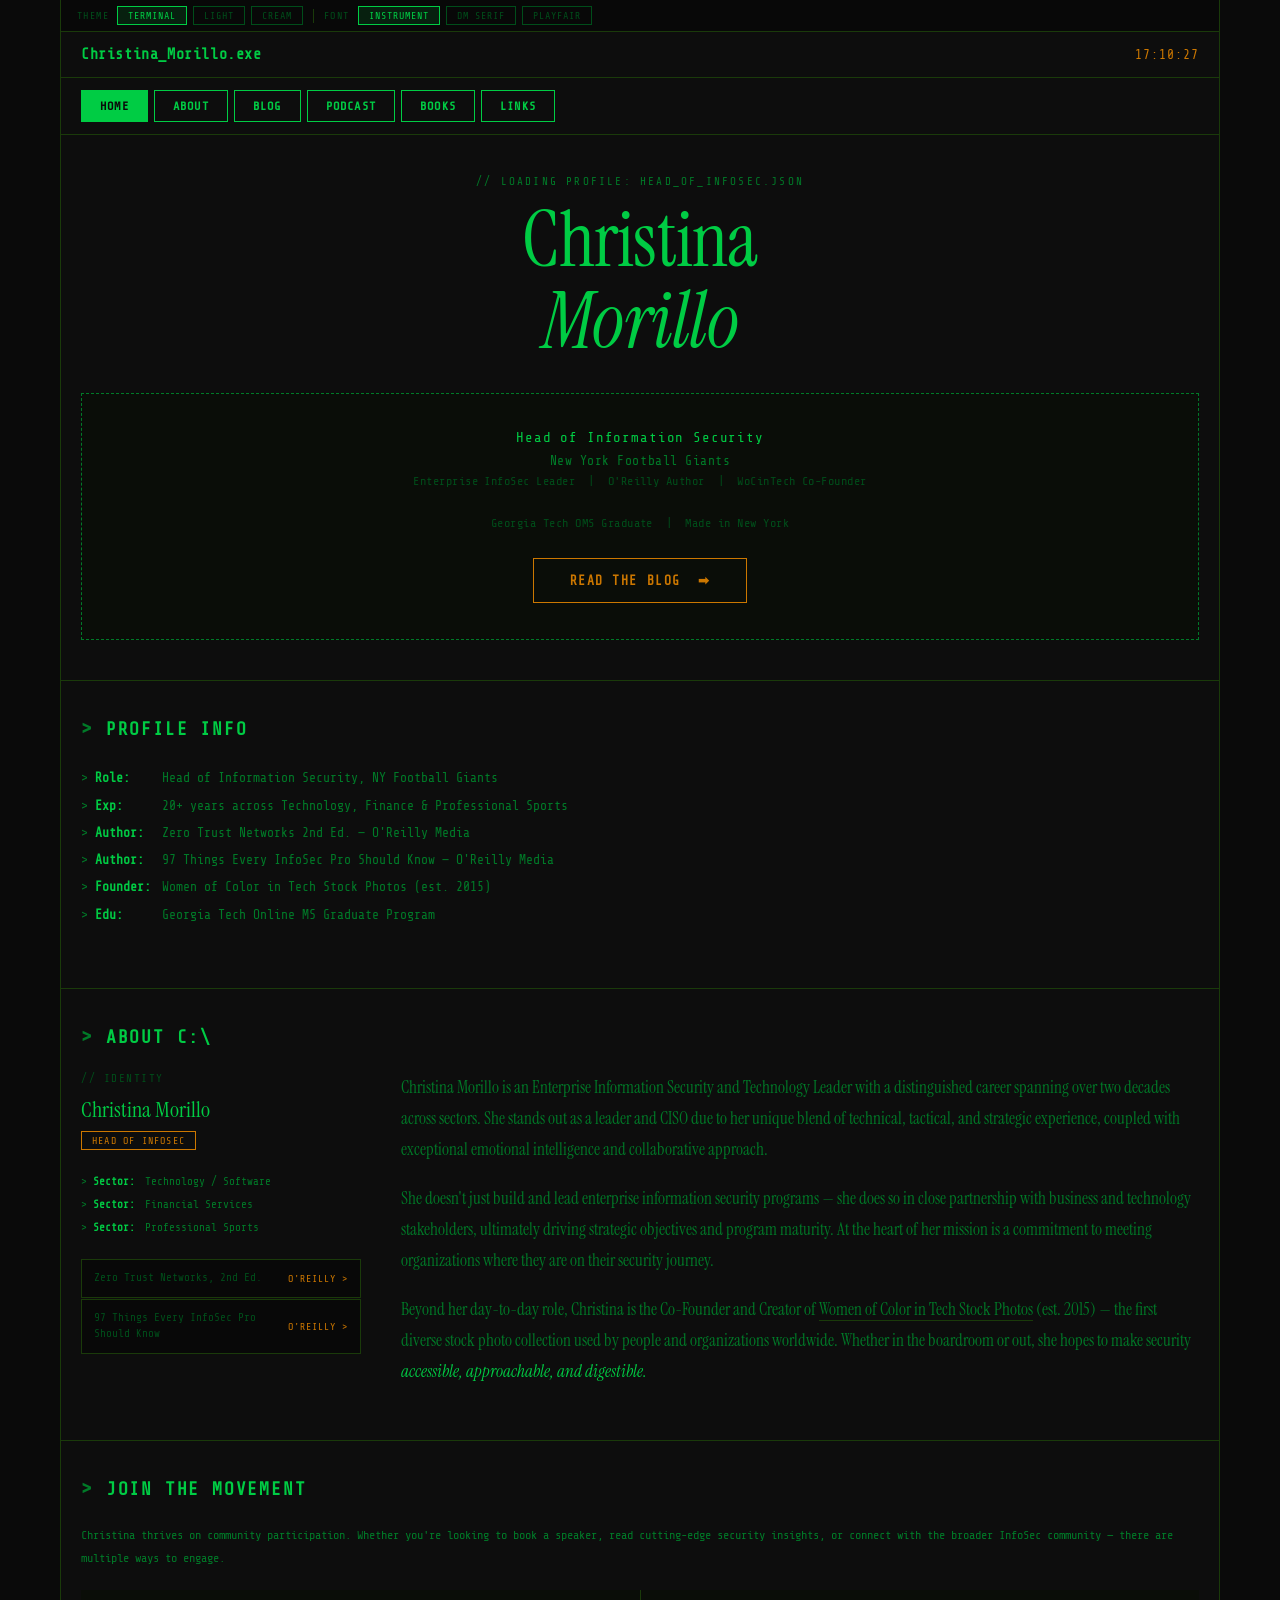
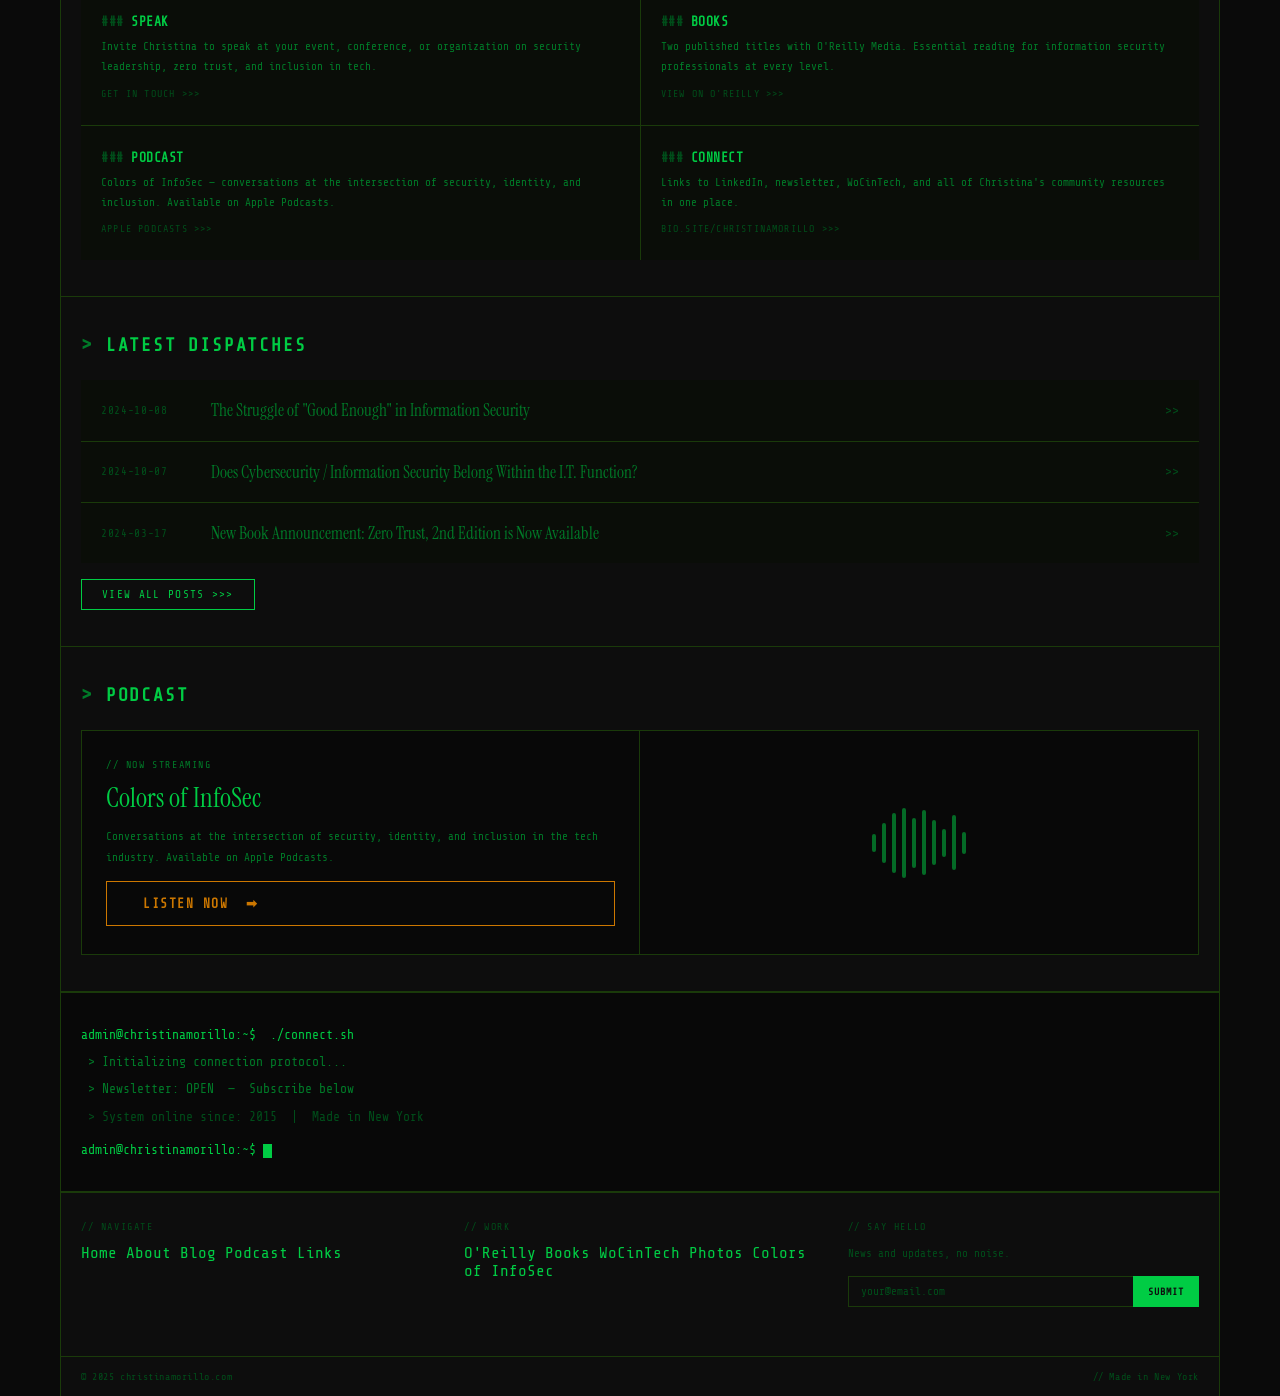
<file: index.html>
<!DOCTYPE html>
<html lang="en" data-theme="terminal" data-font="instrument">
<head>
  <meta charset="UTF-8" />
  <meta name="viewport" content="width=device-width, initial-scale=1.0" />
  <meta name="description" content="Christina Morillo — Head of Information Security at The New York Football Giants. CISO, Published Author, Co-Founder of WoCinTech." />
  <title>C:\hristina Morillo</title>
  <link rel="stylesheet" href="assets/css/style.css" />
</head>
<body>
<div class="shell">

  <!-- SWITCHER -->
  <div class="switcher" role="toolbar" aria-label="Appearance settings">
    <span class="sw-label">Theme</span>
    <button class="sw-btn" data-sw-theme="terminal">Terminal</button>
    <button class="sw-btn" data-sw-theme="light">Light</button>
    <button class="sw-btn" data-sw-theme="cream">Cream</button>
    <div class="sw-divider"></div>
    <span class="sw-label">Font</span>
    <button class="sw-btn" data-sw-font="instrument">Instrument</button>
    <button class="sw-btn" data-sw-font="dm">DM Serif</button>
    <button class="sw-btn" data-sw-font="playfair">Playfair</button>
  </div>

  <!-- HEADER BAR: logo + live clock -->
  <div class="site-header">
    <div class="site-logo">Christina_Morillo.exe</div>
    <div class="site-clock" id="siteClock">00:00:00</div>
  </div>

  <!-- NAV: bordered buttons like BSides SJ -->
  <nav class="nav" id="nav">
    <a href="index.html" class="active">HOME</a>
    <a href="#about">ABOUT</a>
    <a href="blog.html">BLOG</a>
    <a href="#podcast">PODCAST</a>
    <a href="https://www.oreilly.com/pub/au/8268" target="_blank" rel="noopener">BOOKS</a>
    <a href="https://bio.site/christinamorillo" target="_blank" rel="noopener">LINKS</a>
  </nav>

  <!-- HERO -->
  <div class="hero-wrap">
    <div class="hero-title-block">
      <div class="moniker">// loading profile: head_of_infosec.json</div>
      <h1>Christina<br><em>Morillo</em></h1>
    </div>

    <!-- dashed-border event card — faithful to BSides SJ -->
    <div class="dashed-card">
      <div class="role-line">Head of Information Security</div>
      <div class="org-line">New York Football Giants</div>
      <div class="detail-line">Enterprise InfoSec Leader &nbsp;|&nbsp; O'Reilly Author &nbsp;|&nbsp; WoCinTech Co-Founder</div>
      <div class="detail-line">Georgia Tech OMS Graduate &nbsp;|&nbsp; Made in New York</div>
      <a class="register-btn" href="blog.html">READ THE BLOG &nbsp;&#x27A1;</a>
    </div>
  </div>

  <!-- ATTENDEE INFO style block -->
  <div class="content-section" id="about">
    <div class="section-heading">PROFILE INFO</div>
    <div class="info-lines">
      <div class="info-line"><strong>Role:&nbsp;&nbsp;&nbsp;&nbsp;</strong>Head of Information Security, NY Football Giants</div>
      <div class="info-line"><strong>Exp:&nbsp;&nbsp;&nbsp;&nbsp;&nbsp;</strong>20+ years across Technology, Finance &amp; Professional Sports</div>
      <div class="info-line"><strong>Author:&nbsp;&nbsp;</strong>Zero Trust Networks 2nd Ed. &mdash; O'Reilly Media</div>
      <div class="info-line"><strong>Author:&nbsp;&nbsp;</strong>97 Things Every InfoSec Pro Should Know &mdash; O'Reilly Media</div>
      <div class="info-line"><strong>Founder:&nbsp;</strong>Women of Color in Tech Stock Photos (est. 2015)</div>
      <div class="info-line"><strong>Edu:&nbsp;&nbsp;&nbsp;&nbsp;&nbsp;</strong>Georgia Tech Online MS Graduate Program</div>
    </div>
  </div>

  <!-- BIO -->
  <div class="content-section">
    <div class="section-heading">ABOUT C:\</div>
    <div class="bio-grid">
      <div class="bio-aside">
        <div class="aside-label">// identity</div>
        <div class="bio-name">Christina Morillo</div>
        <div class="role-badge">HEAD OF INFOSEC</div>
        <div class="info-lines" style="margin-bottom:0">
          <div class="info-line" style="font-size:11px"><strong>Sector:&nbsp;</strong>Technology / Software</div>
          <div class="info-line" style="font-size:11px"><strong>Sector:&nbsp;</strong>Financial Services</div>
          <div class="info-line" style="font-size:11px"><strong>Sector:&nbsp;</strong>Professional Sports</div>
        </div>
        <div class="books">
          <a class="book" href="https://www.oreilly.com/pub/au/8268" target="_blank" rel="noopener">
            Zero Trust Networks, 2nd Ed. <span>O'REILLY &gt;</span>
          </a>
          <a class="book" href="https://www.oreilly.com/pub/au/8268" target="_blank" rel="noopener">
            97 Things Every InfoSec Pro Should Know <span>O'REILLY &gt;</span>
          </a>
        </div>
      </div>
      <div class="bio-prose">
        <p>Christina Morillo is an Enterprise Information Security and Technology Leader with a distinguished career spanning over two decades across sectors. She stands out as a leader and CISO due to her unique blend of technical, tactical, and strategic experience, coupled with exceptional emotional intelligence and collaborative approach.</p>
        <p>She doesn't just build and lead enterprise information security programs — she does so in close partnership with business and technology stakeholders, ultimately driving strategic objectives and program maturity. At the heart of her mission is a commitment to meeting organizations where they are on their security journey.</p>
        <p>Beyond her day-to-day role, Christina is the Co-Founder and Creator of <a href="https://www.wocintechchat.com" target="_blank" rel="noopener">Women of Color in Tech Stock Photos</a> (est. 2015) — the first diverse stock photo collection used by people and organizations worldwide. Whether in the boardroom or out, she hopes to make security <em>accessible, approachable, and digestible.</em></p>
      </div>
    </div>
  </div>

  <!-- JOIN THE MOVEMENT -->
  <div class="content-section">
    <div class="section-heading">JOIN THE MOVEMENT</div>
    <p style="font-family:var(--font-mono);font-size:12px;color:var(--text-dim);line-height:1.9;margin-bottom:0">
      Christina thrives on community participation. Whether you're looking to book a speaker, read cutting-edge security insights, or connect with the broader InfoSec community — there are multiple ways to engage.
    </p>
    <div class="part-grid">
      <a class="part-card" href="mailto:christina@christinamorillo.com">
        <div class="part-card-title">SPEAK</div>
        <div class="part-card-body">Invite Christina to speak at your event, conference, or organization on security leadership, zero trust, and inclusion in tech.</div>
        <div class="part-card-link">Get in touch</div>
      </a>
      <a class="part-card" href="https://www.oreilly.com/pub/au/8268" target="_blank" rel="noopener">
        <div class="part-card-title">BOOKS</div>
        <div class="part-card-body">Two published titles with O'Reilly Media. Essential reading for information security professionals at every level.</div>
        <div class="part-card-link">View on O'Reilly</div>
      </a>
      <a class="part-card" href="https://podcasts.apple.com/us/podcast/colors-of-infosec-podcast/id1531541552" target="_blank" rel="noopener">
        <div class="part-card-title">PODCAST</div>
        <div class="part-card-body">Colors of InfoSec — conversations at the intersection of security, identity, and inclusion. Available on Apple Podcasts.</div>
        <div class="part-card-link">Apple Podcasts</div>
      </a>
      <a class="part-card" href="https://bio.site/christinamorillo" target="_blank" rel="noopener">
        <div class="part-card-title">CONNECT</div>
        <div class="part-card-body">Links to LinkedIn, newsletter, WoCinTech, and all of Christina's community resources in one place.</div>
        <div class="part-card-link">bio.site/christinamorillo</div>
      </a>
    </div>
  </div>

  <!-- BLOG -->
  <div class="content-section">
    <div class="section-heading">LATEST DISPATCHES</div>
    <div class="blog-list-block">
      <a class="blog-post" href="https://www.christinamorillo.com/blog/goodenoughinfosec" target="_blank" rel="noopener">
        <div class="post-date">2024-10-08</div>
        <div class="post-title">The Struggle of "Good Enough" in Information Security</div>
        <div class="post-arrow">&gt;&gt;</div>
      </a>
      <a class="blog-post" href="https://www.christinamorillo.com/blog/infosecandit" target="_blank" rel="noopener">
        <div class="post-date">2024-10-07</div>
        <div class="post-title">Does Cybersecurity / Information Security Belong Within the I.T. Function?</div>
        <div class="post-arrow">&gt;&gt;</div>
      </a>
      <a class="blog-post" href="https://www.christinamorillo.com/blog/new-book-announcement-zero-trust-2nd-ed-is-now-available" target="_blank" rel="noopener">
        <div class="post-date">2024-03-17</div>
        <div class="post-title">New Book Announcement: Zero Trust, 2nd Edition is Now Available</div>
        <div class="post-arrow">&gt;&gt;</div>
      </a>
    </div>
    <div style="margin-top:16px">
      <a href="blog.html" style="font-family:var(--font-mono);font-size:11px;letter-spacing:0.12em;text-transform:uppercase;color:var(--accent);border:1px solid var(--accent);padding:8px 20px;display:inline-block;transition:background 0.15s,color 0.15s" onmouseover="this.style.background=getComputedStyle(document.documentElement).getPropertyValue('--accent');this.style.color=getComputedStyle(document.documentElement).getPropertyValue('--frame-bg')" onmouseout="this.style.background='transparent';this.style.color=getComputedStyle(document.documentElement).getPropertyValue('--accent')">VIEW ALL POSTS &gt;&gt;&gt;</a>
    </div>
  </div>

  <!-- PODCAST -->
  <div class="content-section" id="podcast">
    <div class="section-heading">PODCAST</div>
    <div class="podcast-grid">
      <div class="podcast-info">
        <div class="podcast-tag">Now Streaming</div>
        <div class="podcast-title">Colors of InfoSec</div>
        <div class="podcast-desc">Conversations at the intersection of security, identity, and inclusion in the tech industry. Available on Apple Podcasts.</div>
        <a class="register-btn" href="https://podcasts.apple.com/us/podcast/colors-of-infosec-podcast/id1531541552" target="_blank" rel="noopener">LISTEN NOW &nbsp;&#x27A1;</a>
      </div>
      <div class="podcast-wave-wrap">
        <div class="podcast-wave">
          <span></span><span></span><span></span><span></span><span></span>
          <span></span><span></span><span></span><span></span><span></span>
        </div>
      </div>
    </div>
  </div>

  <!-- TERMINAL REGISTER BLOCK -->
  <div class="terminal-block">
    <div class="t-line"><span class="t-prompt">admin@christinamorillo:~$</span> <span class="t-cmd">&nbsp;./connect.sh</span></div>
    <div class="t-line"><span class="t-out">&nbsp;&gt; Initializing connection protocol...</span></div>
    <div class="t-line"><span class="t-out">&nbsp;&gt; Newsletter: OPEN &nbsp;&mdash;&nbsp; Subscribe below</span></div>
    <div class="t-line"><span class="t-dim">&nbsp;&gt; System online since: 2015 &nbsp;|&nbsp; Made in New York</span></div>
    <div class="t-line" style="margin-top:6px"><span class="t-prompt">admin@christinamorillo:~$</span> <span class="t-cursor"></span></div>
  </div>

  <!-- FOOTER -->
  <footer class="site-footer">
    <div>
      <div class="footer-col-label">// navigate</div>
      <a href="index.html">Home</a>
      <a href="#about">About</a>
      <a href="blog.html">Blog</a>
      <a href="#podcast">Podcast</a>
      <a href="https://bio.site/christinamorillo" target="_blank" rel="noopener">Links</a>
    </div>
    <div>
      <div class="footer-col-label">// work</div>
      <a href="https://www.oreilly.com/pub/au/8268" target="_blank" rel="noopener">O'Reilly Books</a>
      <a href="https://www.wocintechchat.com" target="_blank" rel="noopener">WoCinTech Photos</a>
      <a href="https://podcasts.apple.com/us/podcast/colors-of-infosec-podcast/id1531541552" target="_blank" rel="noopener">Colors of InfoSec</a>
    </div>
    <div>
      <div class="footer-col-label">// say hello</div>
      <p style="font-family:var(--font-mono);font-size:11px;color:var(--text-muted);margin-bottom:12px;line-height:1.8">News and updates, no noise.</p>
      <form class="subscribe-row" onsubmit="handleSubscribe(event)">
        <input type="email" class="email-input" placeholder="your@email.com" required />
        <button type="submit" class="sub-btn">Submit</button>
      </form>
      <div class="subscribe-msg" id="subscribeMsg"></div>
    </div>
  </footer>

  <div class="footer-bottom">
    <span>© 2025 christinamorillo.com</span>
    <span>// Made in New York</span>
  </div>

</div><!-- /.shell -->
<script src="assets/js/main.js"></script>
</body>
</html>
</file>
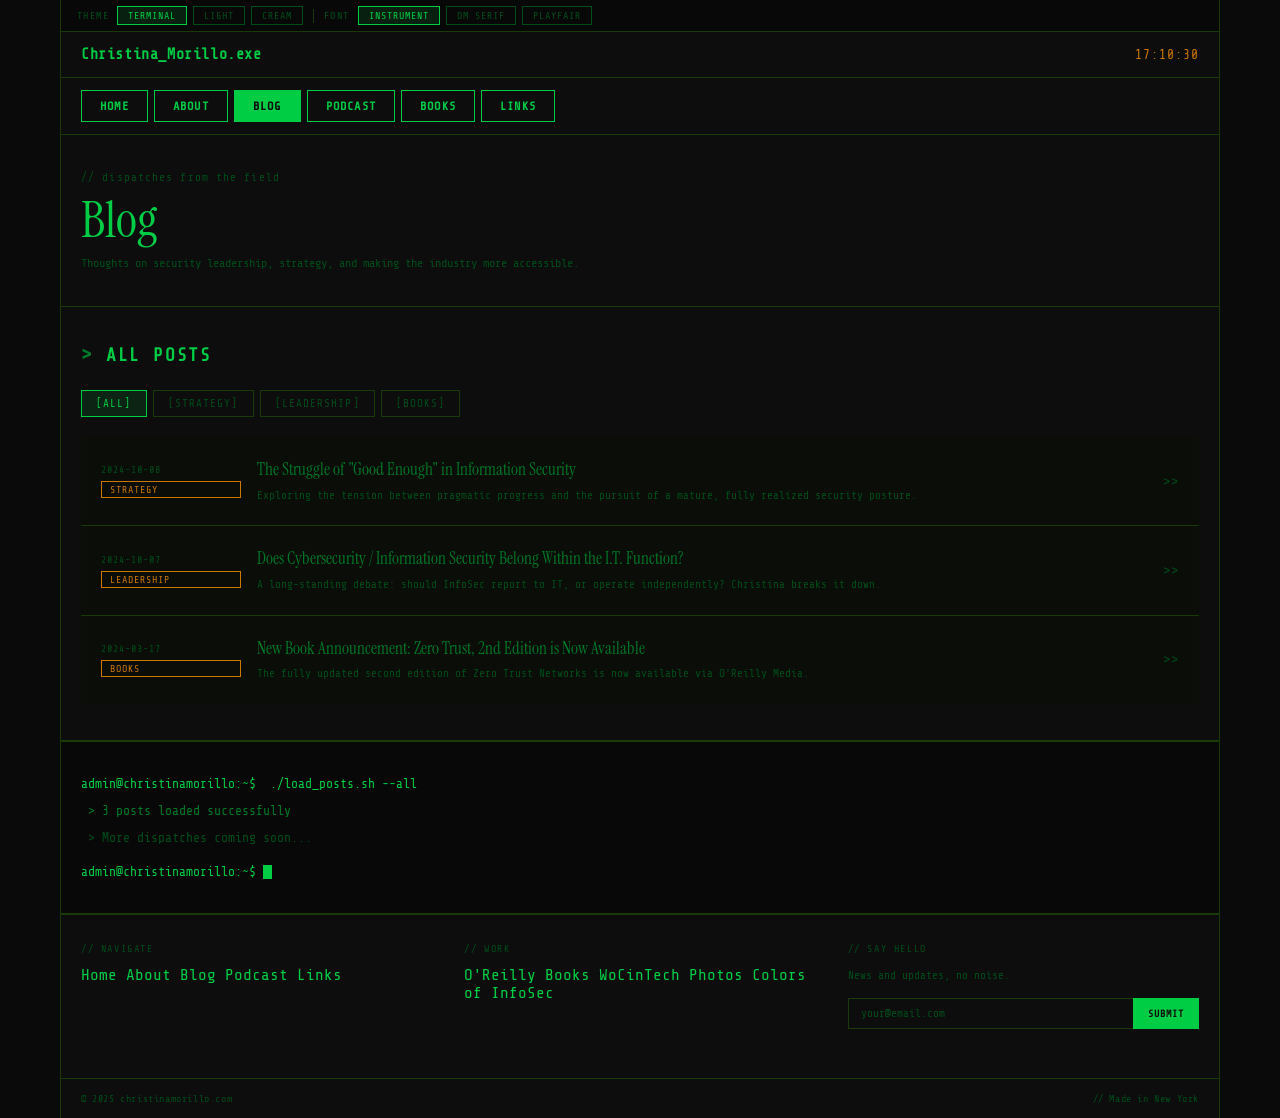
<file: blog.html>
<!DOCTYPE html>
<html lang="en" data-theme="terminal" data-font="instrument">
<head>
  <meta charset="UTF-8" />
  <meta name="viewport" content="width=device-width, initial-scale=1.0" />
  <meta name="description" content="Christina Morillo's blog — thoughts on information security, leadership, and inclusion in tech." />
  <title>Blog · C:\hristina Morillo</title>
  <link rel="stylesheet" href="assets/css/style.css" />
</head>
<body>
<div class="shell">

  <!-- SWITCHER -->
  <div class="switcher" role="toolbar" aria-label="Appearance settings">
    <span class="sw-label">Theme</span>
    <button class="sw-btn" data-sw-theme="terminal">Terminal</button>
    <button class="sw-btn" data-sw-theme="light">Light</button>
    <button class="sw-btn" data-sw-theme="cream">Cream</button>
    <div class="sw-divider"></div>
    <span class="sw-label">Font</span>
    <button class="sw-btn" data-sw-font="instrument">Instrument</button>
    <button class="sw-btn" data-sw-font="dm">DM Serif</button>
    <button class="sw-btn" data-sw-font="playfair">Playfair</button>
  </div>

  <!-- HEADER -->
  <div class="site-header">
    <div class="site-logo">Christina_Morillo.exe</div>
    <div class="site-clock" id="siteClock">00:00:00</div>
  </div>

  <!-- NAV -->
  <nav class="nav" id="nav">
    <a href="index.html">HOME</a>
    <a href="index.html#about">ABOUT</a>
    <a href="blog.html" class="active">BLOG</a>
    <a href="index.html#podcast">PODCAST</a>
    <a href="https://www.oreilly.com/pub/au/8268" target="_blank" rel="noopener">BOOKS</a>
    <a href="https://bio.site/christinamorillo" target="_blank" rel="noopener">LINKS</a>
  </nav>

  <!-- PAGE HEADER -->
  <div class="page-header">
    <div class="pre-label">dispatches from the field</div>
    <h1 class="page-title">Blog</h1>
    <p class="page-subtitle">Thoughts on security leadership, strategy, and making the industry more accessible.</p>
  </div>

  <!-- BLOG LIST -->
  <div class="content-section">
    <div class="section-heading">ALL POSTS</div>

    <div class="blog-filter">
      <button class="filter-btn active" data-tag="all">[ALL]</button>
      <button class="filter-btn" data-tag="strategy">[STRATEGY]</button>
      <button class="filter-btn" data-tag="leadership">[LEADERSHIP]</button>
      <button class="filter-btn" data-tag="books">[BOOKS]</button>
    </div>

    <div class="blog-full-list">
      <a class="blog-item" href="https://www.christinamorillo.com/blog/goodenoughinfosec" target="_blank" rel="noopener" data-tags="strategy leadership">
        <div class="blog-item-meta">
          <span class="blog-item-date">2024-10-08</span>
          <span class="blog-item-tag">Strategy</span>
        </div>
        <div class="blog-item-body">
          <div class="blog-item-title">The Struggle of "Good Enough" in Information Security</div>
          <div class="blog-item-excerpt">Exploring the tension between pragmatic progress and the pursuit of a mature, fully realized security posture.</div>
        </div>
        <div class="blog-item-arrow">&gt;&gt;</div>
      </a>

      <a class="blog-item" href="https://www.christinamorillo.com/blog/infosecandit" target="_blank" rel="noopener" data-tags="strategy leadership">
        <div class="blog-item-meta">
          <span class="blog-item-date">2024-10-07</span>
          <span class="blog-item-tag">Leadership</span>
        </div>
        <div class="blog-item-body">
          <div class="blog-item-title">Does Cybersecurity / Information Security Belong Within the I.T. Function?</div>
          <div class="blog-item-excerpt">A long-standing debate: should InfoSec report to IT, or operate independently? Christina breaks it down.</div>
        </div>
        <div class="blog-item-arrow">&gt;&gt;</div>
      </a>

      <a class="blog-item" href="https://www.christinamorillo.com/blog/new-book-announcement-zero-trust-2nd-ed-is-now-available" target="_blank" rel="noopener" data-tags="books">
        <div class="blog-item-meta">
          <span class="blog-item-date">2024-03-17</span>
          <span class="blog-item-tag">Books</span>
        </div>
        <div class="blog-item-body">
          <div class="blog-item-title">New Book Announcement: Zero Trust, 2nd Edition is Now Available</div>
          <div class="blog-item-excerpt">The fully updated second edition of Zero Trust Networks is now available via O'Reilly Media.</div>
        </div>
        <div class="blog-item-arrow">&gt;&gt;</div>
      </a>
    </div>
  </div>

  <!-- TERMINAL BLOCK -->
  <div class="terminal-block">
    <div class="t-line"><span class="t-prompt">admin@christinamorillo:~$</span> <span class="t-cmd">&nbsp;./load_posts.sh --all</span></div>
    <div class="t-line"><span class="t-out">&nbsp;&gt; 3 posts loaded successfully</span></div>
    <div class="t-line"><span class="t-dim">&nbsp;&gt; More dispatches coming soon...</span></div>
    <div class="t-line" style="margin-top:6px"><span class="t-prompt">admin@christinamorillo:~$</span> <span class="t-cursor"></span></div>
  </div>

  <!-- FOOTER -->
  <footer class="site-footer">
    <div>
      <div class="footer-col-label">// navigate</div>
      <a href="index.html">Home</a>
      <a href="index.html#about">About</a>
      <a href="blog.html">Blog</a>
      <a href="index.html#podcast">Podcast</a>
      <a href="https://bio.site/christinamorillo" target="_blank" rel="noopener">Links</a>
    </div>
    <div>
      <div class="footer-col-label">// work</div>
      <a href="https://www.oreilly.com/pub/au/8268" target="_blank" rel="noopener">O'Reilly Books</a>
      <a href="https://www.wocintechchat.com" target="_blank" rel="noopener">WoCinTech Photos</a>
      <a href="https://podcasts.apple.com/us/podcast/colors-of-infosec-podcast/id1531541552" target="_blank" rel="noopener">Colors of InfoSec</a>
    </div>
    <div>
      <div class="footer-col-label">// say hello</div>
      <p style="font-family:var(--font-mono);font-size:11px;color:var(--text-muted);margin-bottom:12px;line-height:1.8">News and updates, no noise.</p>
      <form class="subscribe-row" onsubmit="handleSubscribe(event)">
        <input type="email" class="email-input" placeholder="your@email.com" required />
        <button type="submit" class="sub-btn">Submit</button>
      </form>
      <div class="subscribe-msg" id="subscribeMsg"></div>
    </div>
  </footer>

  <div class="footer-bottom">
    <span>© 2025 christinamorillo.com</span>
    <span>// Made in New York</span>
  </div>

</div><!-- /.shell -->
<script src="assets/js/main.js"></script>
</body>
</html>
</file>
<file: assets/css/style.css>
/* ============================================================
   C:\hristina Morillo — style.css
   Aesthetic: BSides SJ faithful — terminal window, dashed
   borders, boxed nav, green-on-black, live clock header
   Themes: terminal (default) | light | cream
   Fonts:  instrument (default) | dm | playfair
   ============================================================ */

@import url('https://fonts.googleapis.com/css2?family=Share+Tech+Mono&family=Instrument+Serif:ital@0;1&family=DM+Serif+Display:ital@0;1&family=Playfair+Display:ital,wght@0,400;0,700;1,400&display=swap');

*, *::before, *::after { box-sizing: border-box; margin: 0; padding: 0; }
html { scroll-behavior: smooth; }
body { -webkit-font-smoothing: antialiased; min-height: 100vh; }
a { text-decoration: none; color: inherit; }
ul { list-style: none; }

/* ============================================================
   THEME TOKENS
   ============================================================ */

[data-theme="terminal"] {
  --page-bg:      #0a0a0a;
  --frame-bg:     #0d0d0d;
  --frame-border: #1a3a0a;
  --inner-bg:     #080808;
  --accent:       #00cc44;
  --accent-dim:   #007a28;
  --accent-glow:  rgba(0,204,68,0.12);
  --text:         #00cc44;
  --text-dim:     #007a28;
  --text-muted:   #004d1a;
  --orange:       #cc7700;
  --nav-btn-bg:   transparent;
  --nav-btn-border: #00cc44;
  --nav-btn-active-bg: #00cc44;
  --nav-btn-active-text: #0a0a0a;
  --dash-color:   #1a3a0a;
  --card-bg:      #0a0d08;
  --card-border:  #1a3a0a;
  --section-gt:   #007a28;
  --clock-color:  #cc7700;
  --font-mono:    'Share Tech Mono', 'Courier New', monospace;
}

[data-theme="light"] {
  --page-bg:      #e8e8e8;
  --frame-bg:     #ffffff;
  --frame-border: #c0c0c0;
  --inner-bg:     #f8f8f8;
  --accent:       #111111;
  --accent-dim:   #444444;
  --accent-glow:  rgba(0,0,0,0.04);
  --text:         #111111;
  --text-dim:     #444444;
  --text-muted:   #888888;
  --orange:       #996600;
  --nav-btn-bg:   transparent;
  --nav-btn-border: #111111;
  --nav-btn-active-bg: #111111;
  --nav-btn-active-text: #ffffff;
  --dash-color:   #cccccc;
  --card-bg:      #f4f4f4;
  --card-border:  #cccccc;
  --section-gt:   #888888;
  --clock-color:  #996600;
  --font-mono:    'Share Tech Mono', 'Courier New', monospace;
}

[data-theme="cream"] {
  --page-bg:      #e8e0d0;
  --frame-bg:     #f5f0e8;
  --frame-border: #c8b89a;
  --inner-bg:     #ede8df;
  --accent:       #6b3a10;
  --accent-dim:   #9a6030;
  --accent-glow:  rgba(107,58,16,0.08);
  --text:         #3a1f08;
  --text-dim:     #6b3a10;
  --text-muted:   #a07850;
  --orange:       #9a4a00;
  --nav-btn-bg:   transparent;
  --nav-btn-border: #6b3a10;
  --nav-btn-active-bg: #6b3a10;
  --nav-btn-active-text: #f5f0e8;
  --dash-color:   #c8b89a;
  --card-bg:      #ede8df;
  --card-border:  #c8b89a;
  --section-gt:   #9a6030;
  --clock-color:  #9a4a00;
  --font-mono:    'Share Tech Mono', 'Courier New', monospace;
}

[data-font="instrument"] { --font-serif: 'Instrument Serif', Georgia, serif; }
[data-font="dm"]         { --font-serif: 'DM Serif Display', Georgia, serif; }
[data-font="playfair"]   { --font-serif: 'Playfair Display', Georgia, serif; }

/* ============================================================
   LAYOUT SHELL — the terminal window
   ============================================================ */

body {
  background: var(--page-bg);
  font-family: var(--font-mono);
  color: var(--text);
  transition: background 0.3s, color 0.3s;
}

.shell {
  max-width: 1160px;
  margin: 0 auto;
  min-height: 100vh;
  background: var(--frame-bg);
  border-left: 1px solid var(--frame-border);
  border-right: 1px solid var(--frame-border);
  transition: background 0.3s, border-color 0.3s;
}

/* ============================================================
   SWITCHER
   ============================================================ */

.switcher {
  display: flex;
  align-items: center;
  gap: 6px;
  flex-wrap: wrap;
  padding: 6px 16px;
  background: var(--inner-bg);
  border-bottom: 1px solid var(--frame-border);
  font-family: var(--font-mono);
}
.sw-label {
  font-size: 10px;
  letter-spacing: 0.14em;
  text-transform: uppercase;
  color: var(--text-muted);
  margin-right: 2px;
}
.sw-btn {
  font-family: var(--font-mono);
  font-size: 10px;
  letter-spacing: 0.1em;
  text-transform: uppercase;
  padding: 3px 10px;
  border: 1px solid var(--text-muted);
  background: transparent;
  color: var(--text-muted);
  cursor: pointer;
  transition: all 0.15s;
}
.sw-btn:hover { color: var(--text-dim); border-color: var(--accent-dim); }
.sw-btn.active { border-color: var(--accent); color: var(--accent); background: var(--accent-glow); }
.sw-divider { width: 1px; height: 14px; background: var(--frame-border); margin: 0 4px; flex-shrink: 0; }

/* ============================================================
   HEADER BAR — logo + clock
   ============================================================ */

.site-header {
  display: flex;
  align-items: center;
  justify-content: space-between;
  padding: 14px 20px;
  border-bottom: 1px solid var(--frame-border);
  background: var(--frame-bg);
}

.site-logo {
  font-family: var(--font-mono);
  font-size: 15px;
  font-weight: 700;
  color: var(--accent);
  letter-spacing: 0.04em;
}

.site-clock {
  font-family: var(--font-mono);
  font-size: 13px;
  color: var(--clock-color);
  letter-spacing: 0.08em;
  min-width: 70px;
  text-align: right;
}

/* ============================================================
   NAV — bordered button style exactly like BSides SJ
   ============================================================ */

.nav {
  display: flex;
  align-items: center;
  gap: 0;
  padding: 12px 20px;
  border-bottom: 1px solid var(--frame-border);
  background: var(--frame-bg);
  flex-wrap: wrap;
  gap: 6px;
  transition: background 0.3s, border-color 0.3s;
}

.nav a {
  font-family: var(--font-mono);
  font-size: 12px;
  font-weight: 700;
  letter-spacing: 0.1em;
  text-transform: uppercase;
  padding: 8px 18px;
  border: 1px solid var(--nav-btn-border);
  background: var(--nav-btn-bg);
  color: var(--accent);
  cursor: pointer;
  display: inline-block;
  transition: background 0.15s, color 0.15s;
}
.nav a:hover,
.nav a.active {
  background: var(--nav-btn-active-bg);
  color: var(--nav-btn-active-text);
}

.nav-mobile-toggle {
  display: none;
  font-family: var(--font-mono);
  font-size: 11px;
  letter-spacing: 0.1em;
  text-transform: uppercase;
  padding: 7px 14px;
  border: 1px solid var(--nav-btn-border);
  background: transparent;
  color: var(--accent);
  cursor: pointer;
  margin-left: auto;
}

/* ============================================================
   HERO — dashed border card (BSides SJ style)
   ============================================================ */

.hero-wrap {
  padding: 40px 20px;
  border-bottom: 1px solid var(--frame-border);
}

.hero-title-block {
  text-align: center;
  margin-bottom: 32px;
}

.hero-title-block .moniker {
  font-family: var(--font-mono);
  font-size: 11px;
  letter-spacing: 0.2em;
  text-transform: uppercase;
  color: var(--text-dim);
  margin-bottom: 12px;
}

.hero-title-block h1 {
  font-family: var(--font-serif);
  font-size: clamp(2.8rem, 6vw, 5rem);
  font-weight: 400;
  color: var(--accent);
  line-height: 1.05;
  letter-spacing: -0.01em;
  transition: font-family 0.2s;
}
.hero-title-block h1 em {
  font-style: italic;
  color: var(--accent);
}

/* The dashed-border card — exactly like BSides SJ */
.dashed-card {
  border: 1px dashed var(--accent-dim);
  background: var(--card-bg);
  padding: 36px 24px;
  text-align: center;
}

.dashed-card .role-line {
  font-family: var(--font-mono);
  font-size: 14px;
  color: var(--accent);
  letter-spacing: 0.06em;
  margin-bottom: 8px;
}

.dashed-card .org-line {
  font-family: var(--font-mono);
  font-size: 13px;
  color: var(--text-dim);
  letter-spacing: 0.04em;
  margin-bottom: 6px;
}

.dashed-card .detail-line {
  font-family: var(--font-mono);
  font-size: 12px;
  color: var(--text-muted);
  margin-bottom: 28px;
  letter-spacing: 0.04em;
}

.register-btn {
  display: inline-block;
  font-family: var(--font-mono);
  font-size: 13px;
  font-weight: 700;
  letter-spacing: 0.12em;
  text-transform: uppercase;
  padding: 14px 36px;
  border: 1px solid var(--orange);
  background: transparent;
  color: var(--orange);
  cursor: pointer;
  transition: background 0.15s, color 0.15s;
}
.register-btn:hover {
  background: var(--orange);
  color: var(--frame-bg);
}

/* ============================================================
   SECTION HEADINGS — `> SECTION NAME` style
   ============================================================ */

.section-heading {
  font-family: var(--font-mono);
  font-size: 18px;
  font-weight: 700;
  letter-spacing: 0.1em;
  text-transform: uppercase;
  color: var(--accent);
  margin-bottom: 24px;
  display: flex;
  align-items: center;
  gap: 12px;
}
.section-heading::before {
  content: '>';
  color: var(--section-gt);
  font-size: 20px;
}

/* ============================================================
   CONTENT SECTIONS
   ============================================================ */

.content-section {
  padding: 36px 20px;
  border-bottom: 1px solid var(--frame-border);
  transition: background 0.3s, border-color 0.3s;
}

/* Info lines: `> Key: value` */
.info-lines { margin-bottom: 24px; }
.info-line {
  font-family: var(--font-mono);
  font-size: 13px;
  color: var(--text-dim);
  line-height: 2.1;
  display: flex;
  align-items: baseline;
  gap: 0;
}
.info-line::before { content: '> '; color: var(--section-gt); white-space: pre; }
.info-line strong { color: var(--accent); font-weight: 700; margin-right: 4px; }

/* Bio prose */
.bio-prose {
  font-family: var(--font-serif);
  font-size: 1.05rem;
  line-height: 1.85;
  color: var(--text-dim);
  font-weight: 400;
  transition: font-family 0.2s;
}
.bio-prose p { margin-bottom: 1.1rem; }
.bio-prose em { color: var(--accent); font-style: italic; }
.bio-prose a { color: var(--accent-dim); border-bottom: 1px solid var(--frame-border); }

/* Aside label */
.aside-label {
  font-family: var(--font-mono);
  font-size: 11px;
  letter-spacing: 0.14em;
  text-transform: uppercase;
  color: var(--text-muted);
  margin-bottom: 10px;
}

/* Two-column bio */
.bio-grid {
  display: grid;
  grid-template-columns: 280px 1fr;
  gap: 40px;
  align-items: start;
}

.bio-aside {}
.bio-name {
  font-family: var(--font-serif);
  font-size: 1.4rem;
  color: var(--accent);
  font-weight: 400;
  margin-bottom: 6px;
  transition: font-family 0.2s;
}

.role-badge {
  display: inline-block;
  font-family: var(--font-mono);
  font-size: 10px;
  letter-spacing: 0.12em;
  text-transform: uppercase;
  color: var(--orange);
  border: 1px solid var(--orange);
  padding: 3px 10px;
  margin-bottom: 20px;
}

.books {
  display: flex;
  flex-direction: column;
  gap: 1px;
  margin-top: 20px;
}
.book {
  border: 1px solid var(--frame-border);
  padding: 10px 12px;
  font-family: var(--font-mono);
  font-size: 11px;
  color: var(--text-muted);
  display: flex;
  justify-content: space-between;
  align-items: center;
  gap: 8px;
  background: var(--inner-bg);
  transition: color 0.2s, border-color 0.2s;
  line-height: 1.5;
}
.book:hover { color: var(--text-dim); border-color: var(--accent-dim); }
.book span { color: var(--orange); font-size: 10px; letter-spacing: 0.1em; flex-shrink: 0; }

/* ============================================================
   PARTICIPATION CARDS — `### TITLE` style
   ============================================================ */

.part-grid {
  display: grid;
  grid-template-columns: repeat(2, 1fr);
  gap: 1px;
  background: var(--frame-border);
  margin-top: 20px;
}

.part-card {
  background: var(--card-bg);
  padding: 24px 20px;
  transition: background 0.15s;
}
.part-card:hover { background: var(--inner-bg); }

.part-card-title {
  font-family: var(--font-mono);
  font-size: 13px;
  font-weight: 700;
  color: var(--accent);
  margin-bottom: 8px;
  letter-spacing: 0.04em;
}
.part-card-title::before { content: '### '; color: var(--text-muted); }

.part-card-body {
  font-family: var(--font-mono);
  font-size: 11px;
  color: var(--text-dim);
  line-height: 1.85;
}

.part-card-link {
  display: inline-block;
  margin-top: 10px;
  font-family: var(--font-mono);
  font-size: 10px;
  letter-spacing: 0.12em;
  text-transform: uppercase;
  color: var(--text-muted);
  transition: color 0.2s;
}
.part-card-link::after { content: ' >>>'; }
.part-card:hover .part-card-link { color: var(--accent); }

/* ============================================================
   BLOG POSTS
   ============================================================ */

.blog-list-block { display: flex; flex-direction: column; gap: 1px; background: var(--frame-border); }

.blog-post {
  display: flex;
  align-items: center;
  gap: 20px;
  padding: 18px 20px;
  background: var(--card-bg);
  transition: background 0.15s;
}
.blog-post:hover { background: var(--inner-bg); }

.post-date {
  font-family: var(--font-mono);
  font-size: 11px;
  color: var(--text-muted);
  min-width: 90px;
  letter-spacing: 0.06em;
}
.post-title {
  font-family: var(--font-serif);
  font-size: 1.05rem;
  color: var(--text-dim);
  font-weight: 400;
  flex: 1;
  line-height: 1.45;
  transition: color 0.2s, font-family 0.2s;
}
.blog-post:hover .post-title { color: var(--accent); }
.post-arrow {
  font-family: var(--font-mono);
  font-size: 13px;
  color: var(--text-muted);
  transition: color 0.2s;
}
.blog-post:hover .post-arrow { color: var(--accent); }

/* ============================================================
   PODCAST
   ============================================================ */

.podcast-grid {
  display: grid;
  grid-template-columns: 1fr 1fr;
  border: 1px solid var(--frame-border);
  background: var(--inner-bg);
}
.podcast-info {
  padding: 28px 24px;
  border-right: 1px solid var(--frame-border);
  display: flex;
  flex-direction: column;
  gap: 12px;
}
.podcast-tag {
  font-family: var(--font-mono);
  font-size: 10px;
  letter-spacing: 0.16em;
  text-transform: uppercase;
  color: var(--accent-dim);
}
.podcast-tag::before { content: '// '; }
.podcast-title {
  font-family: var(--font-serif);
  font-size: 1.7rem;
  color: var(--accent);
  font-weight: 400;
  line-height: 1.2;
  transition: font-family 0.2s;
}
.podcast-desc {
  font-family: var(--font-mono);
  font-size: 11px;
  color: var(--text-dim);
  line-height: 1.9;
}
.podcast-wave-wrap {
  padding: 28px 24px;
  display: flex;
  align-items: center;
  justify-content: center;
}
.podcast-wave { display: flex; align-items: center; gap: 6px; height: 70px; }
.podcast-wave span {
  display: block; width: 4px;
  background: var(--accent);
  border-radius: 2px;
  animation: wave 1.2s ease-in-out infinite;
  opacity: 0.5;
}
.podcast-wave span:nth-child(1)  { height:18px; animation-delay:0s; }
.podcast-wave span:nth-child(2)  { height:40px; animation-delay:0.1s; }
.podcast-wave span:nth-child(3)  { height:60px; animation-delay:0.2s; }
.podcast-wave span:nth-child(4)  { height:70px; animation-delay:0.3s; }
.podcast-wave span:nth-child(5)  { height:50px; animation-delay:0.4s; }
.podcast-wave span:nth-child(6)  { height:65px; animation-delay:0.5s; }
.podcast-wave span:nth-child(7)  { height:45px; animation-delay:0.4s; }
.podcast-wave span:nth-child(8)  { height:28px; animation-delay:0.3s; }
.podcast-wave span:nth-child(9)  { height:55px; animation-delay:0.2s; }
.podcast-wave span:nth-child(10) { height:22px; animation-delay:0.1s; }
@keyframes wave { 0%,100%{transform:scaleY(0.4);opacity:0.3;} 50%{transform:scaleY(1);opacity:0.8;} }

/* ============================================================
   TERMINAL FOOTER BLOCK
   ============================================================ */

.terminal-block {
  padding: 28px 20px;
  background: var(--inner-bg);
  border-top: 1px solid var(--frame-border);
  border-bottom: 1px solid var(--frame-border);
}
.t-line { font-family: var(--font-mono); font-size: 13px; line-height: 2.1; }
.t-prompt { color: var(--accent); }
.t-cmd    { color: var(--accent); }
.t-out    { color: var(--text-dim); }
.t-dim    { color: var(--text-muted); }
.t-cursor {
  display: inline-block; width: 9px; height: 14px;
  background: var(--accent); vertical-align: middle;
  animation: blink 1s steps(2) infinite;
}
@keyframes blink { 0%,100%{opacity:1;} 50%{opacity:0;} }

/* ============================================================
   FOOTER
   ============================================================ */

.site-footer {
  padding: 28px 20px;
  border-top: 1px solid var(--frame-border);
  display: grid;
  grid-template-columns: 1fr 1fr 1fr;
  gap: 32px;
  background: var(--frame-bg);
}
.footer-col-label {
  font-family: var(--font-mono);
  font-size: 10px;
  letter-spacing: 0.16em;
  text-transform: uppercase;
  color: var(--text-muted);
  margin-bottom: 12px;
}
.footer-col a {
  display: block;
  font-family: var(--font-mono);
  font-size: 12px;
  color: var(--text-dim);
  margin-bottom: 6px;
  transition: color 0.15s;
}
.footer-col a:hover { color: var(--accent); }

.subscribe-row { display: flex; }
.email-input {
  font-family: var(--font-mono);
  font-size: 11px;
  background: transparent;
  border: 1px solid var(--frame-border);
  border-right: none;
  color: var(--text);
  padding: 8px 12px;
  outline: none;
  flex: 1;
  transition: border-color 0.2s;
}
.email-input::placeholder { color: var(--text-muted); }
.email-input:focus { border-color: var(--accent-dim); }
.sub-btn {
  font-family: var(--font-mono);
  font-size: 10px;
  letter-spacing: 0.1em;
  text-transform: uppercase;
  background: var(--accent);
  color: var(--frame-bg);
  border: 1px solid var(--accent);
  padding: 8px 14px;
  cursor: pointer;
  font-weight: 700;
  transition: opacity 0.2s;
}
.sub-btn:hover { opacity: 0.85; }
.subscribe-msg { font-family: var(--font-mono); font-size: 11px; margin-top: 8px; color: var(--accent); min-height: 1.2em; }

.footer-bottom {
  padding: 14px 20px;
  border-top: 1px solid var(--frame-border);
  display: flex;
  justify-content: space-between;
  font-family: var(--font-mono);
  font-size: 10px;
  color: var(--text-muted);
  letter-spacing: 0.06em;
}

/* ============================================================
   BLOG PAGE
   ============================================================ */

.page-header {
  padding: 36px 20px;
  border-bottom: 1px solid var(--frame-border);
}
.page-header .pre-label {
  font-family: var(--font-mono);
  font-size: 11px;
  color: var(--text-muted);
  letter-spacing: 0.1em;
  margin-bottom: 8px;
}
.page-header .pre-label::before { content: '// '; }
.page-title {
  font-family: var(--font-serif);
  font-size: clamp(2.2rem, 4vw, 3.2rem);
  color: var(--accent);
  font-weight: 400;
  line-height: 1.1;
  margin-bottom: 8px;
  transition: font-family 0.2s;
}
.page-subtitle { font-family: var(--font-mono); font-size: 12px; color: var(--text-muted); }

.blog-filter { display: flex; gap: 6px; margin-bottom: 20px; flex-wrap: wrap; }
.filter-btn {
  font-family: var(--font-mono);
  font-size: 11px; letter-spacing: 0.1em; text-transform: uppercase;
  padding: 6px 14px; border: 1px solid var(--frame-border);
  background: transparent; color: var(--text-muted); cursor: pointer; transition: all 0.15s;
}
.filter-btn:hover { border-color: var(--accent-dim); color: var(--text-dim); }
.filter-btn.active { border-color: var(--accent); color: var(--accent); background: var(--accent-glow); }

.blog-full-list { display: flex; flex-direction: column; gap: 1px; background: var(--frame-border); }
.blog-item {
  display: grid; grid-template-columns: 140px 1fr 30px;
  gap: 16px; align-items: center;
  background: var(--card-bg); padding: 20px; transition: background 0.15s;
}
.blog-item:hover { background: var(--inner-bg); }
.blog-item.hidden { display: none; }
.blog-item-meta { display: flex; flex-direction: column; gap: 6px; }
.blog-item-date { font-family: var(--font-mono); font-size: 10px; letter-spacing: 0.1em; text-transform: uppercase; color: var(--text-muted); }
.blog-item-tag {
  font-family: var(--font-mono); font-size: 10px; letter-spacing: 0.1em; text-transform: uppercase;
  color: var(--orange); border: 1px solid var(--orange); padding: 2px 8px; display: inline-block;
}
.blog-item-title { font-family: var(--font-serif); font-size: 1.05rem; color: var(--text-dim); font-weight: 400; line-height: 1.45; margin-bottom: 4px; transition: color 0.2s, font-family 0.2s; }
.blog-item:hover .blog-item-title { color: var(--accent); }
.blog-item-excerpt { font-family: var(--font-mono); font-size: 11px; color: var(--text-muted); line-height: 1.8; }
.blog-item-arrow { font-family: var(--font-mono); font-size: 14px; color: var(--text-muted); text-align: right; transition: color 0.2s; }
.blog-item:hover .blog-item-arrow { color: var(--accent); }

/* ============================================================
   SCROLL ANIMATIONS
   ============================================================ */

.fade-up { opacity: 0; transform: translateY(16px); transition: opacity 0.5s ease, transform 0.5s ease; }
.fade-up.visible { opacity: 1; transform: translateY(0); }

/* ============================================================
   RESPONSIVE
   ============================================================ */

@media (max-width: 860px) {
  .bio-grid { grid-template-columns: 1fr; gap: 24px; }
  .podcast-grid { grid-template-columns: 1fr; }
  .podcast-info { border-right: none; border-bottom: 1px solid var(--frame-border); }
  .site-footer { grid-template-columns: 1fr; gap: 24px; }
  .part-grid { grid-template-columns: 1fr; }
  .blog-item { grid-template-columns: 1fr; gap: 6px; }
  .blog-item-arrow { display: none; }
}

@media (max-width: 640px) {
  .shell { border-left: none; border-right: none; }
  .nav { gap: 4px; }
  .nav a { font-size: 10px; padding: 6px 10px; }
  .switcher { padding: 5px 12px; }
  .site-header { padding: 10px 12px; }
  .content-section, .hero-wrap { padding-left: 12px; padding-right: 12px; }
  .site-footer { padding: 20px 12px; }
  .footer-bottom { padding: 10px 12px; flex-direction: column; gap: 4px; }
  .subscribe-row { flex-direction: column; }
  .email-input { border-right: 1px solid var(--frame-border); }
  .sub-btn { width: 100%; }
}
</file>
